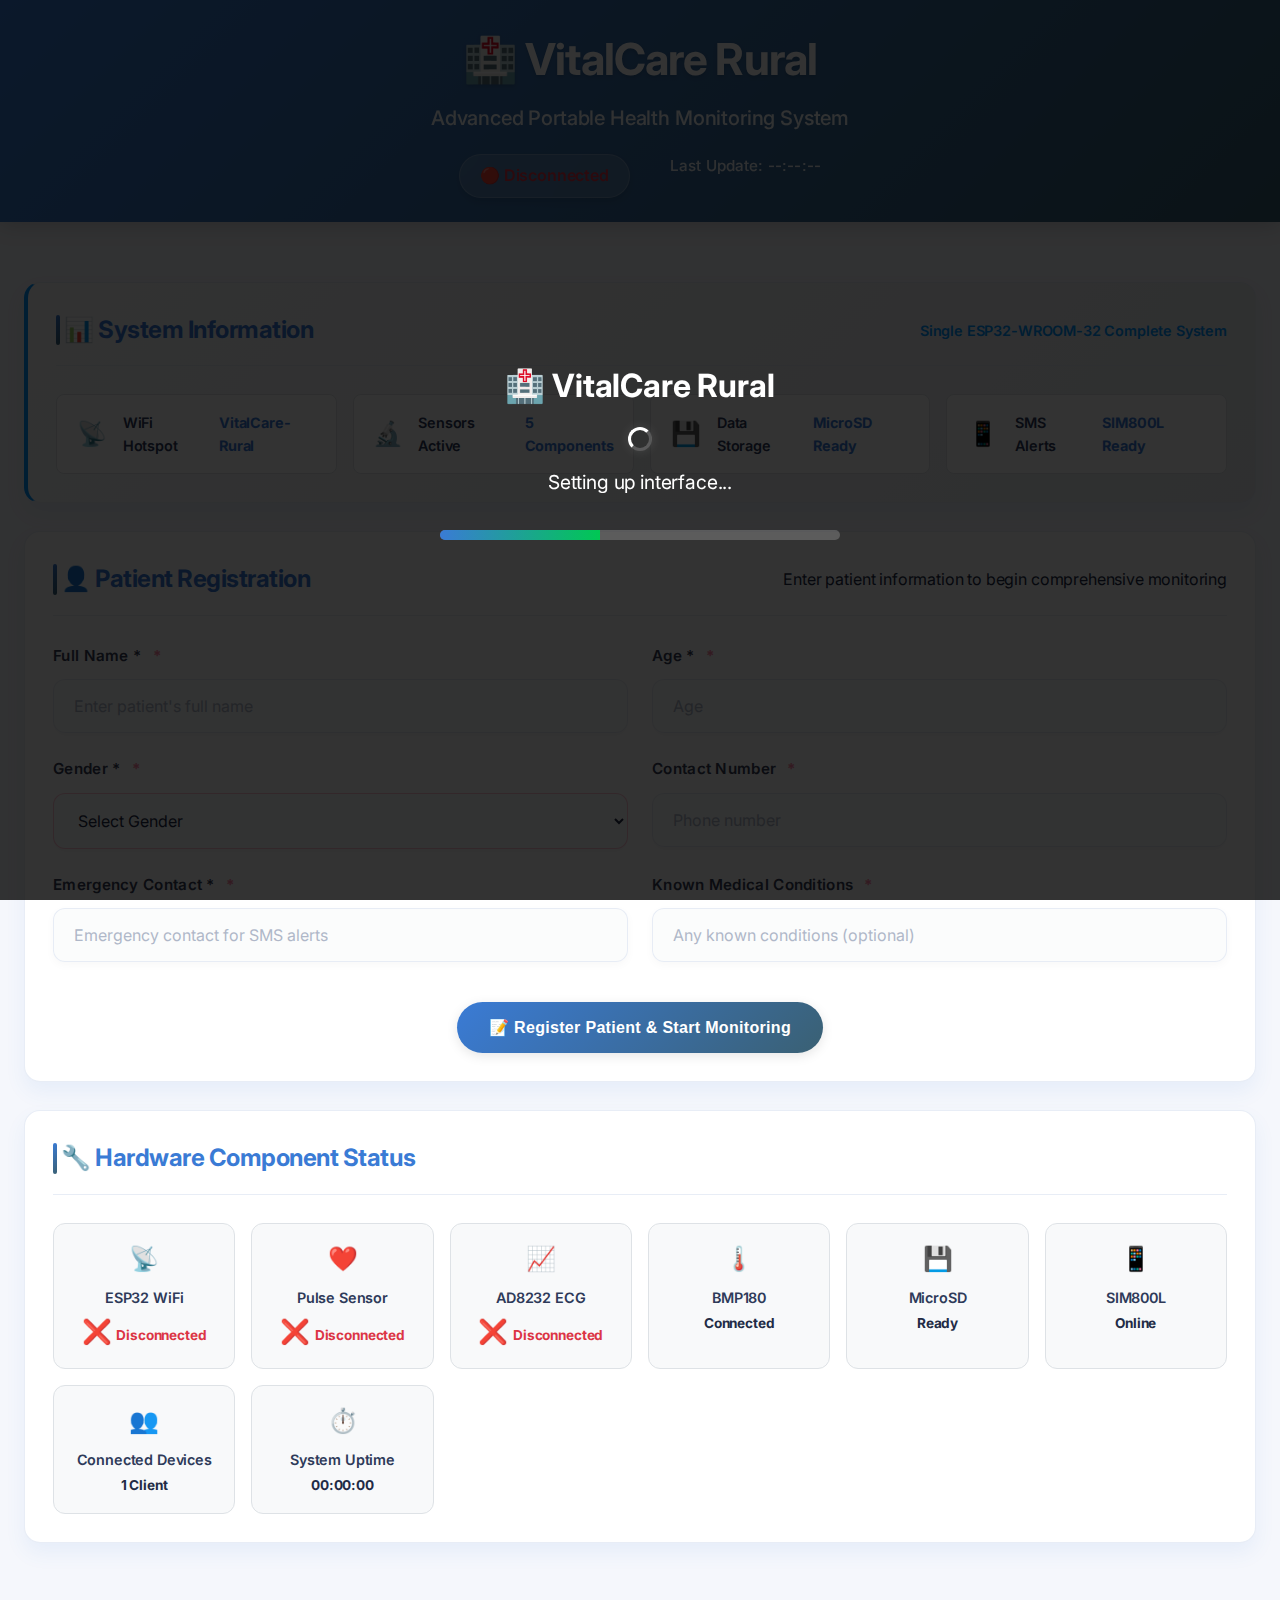
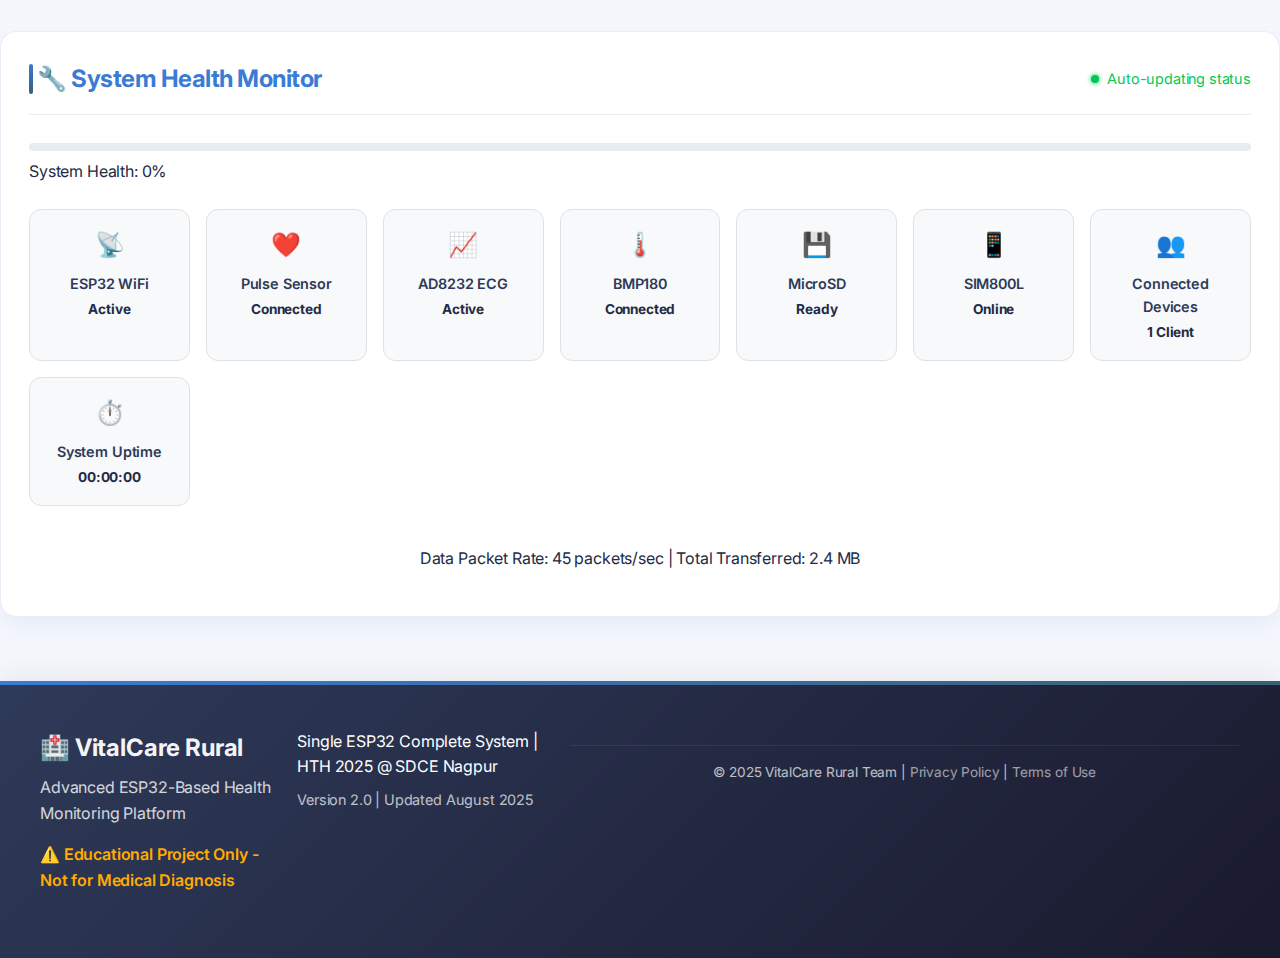
<file: web-interface/index.html>
<!DOCTYPE html>
<html lang="en">
<head>
    <meta charset="UTF-8">
    <meta name="viewport" content="width=device-width, initial-scale=1.0">
    <meta name="description" content="VitalCare Rural - A comprehensive portable health monitoring system designed for educational purposes using ESP32.">
    <meta name="keywords" content="VitalCare, healthcare monitoring, ESP32, medical sensors, vital signs, educational system">
    <meta name="author" content="VitalCare Rural Team">
    <meta name="theme-color" content="#3a7bd5">
    <title>🏥 VitalCare Rural - Advanced Patient Monitoring Dashboard</title>
    <link rel="stylesheet" href="styles.css">
    <link rel="preconnect" href="https://fonts.googleapis.com">
    <link rel="preconnect" href="https://fonts.gstatic.com" crossorigin>
    <link href="https://fonts.googleapis.com/css2?family=Inter:wght@400;500;600;700&display=swap" rel="stylesheet">
    <link rel="icon" type="image/x-icon" href="data:image/svg+xml,<svg xmlns='http://www.w3.org/2000/svg' viewBox='0 0 100 100'><text y='.9em' font-size='90'>🏥</text></svg>">
</head>
<body>
    <!-- Header -->
    <header class="header" role="banner">
        <div class="header-content">
            <h1>🏥 VitalCare Rural</h1>
            <p class="subtitle">Advanced Portable Health Monitoring System</p>
            <div class="connection-status">
                <span class="status-indicator" id="connectionStatus" aria-live="polite">🟢 Connected</span>
                <span class="timestamp" id="lastUpdate" aria-live="polite">Last Update: --:--:--</span>
            </div>
        </div>
    </header>

    <!-- Main Container -->
    <div class="container">
        
        <!-- System Information -->
        <section class="card system-info">
            <div class="card-header">
                <h2>📊 System Information</h2>
                <div class="device-info">Single ESP32-WROOM-32 Complete System</div>
            </div>
            
            <div class="info-grid">
                <div class="info-item">
                    <span class="info-icon">📡</span>
                    <span class="info-label">WiFi Hotspot</span>
                    <span class="info-value" id="wifiInfo">VitalCare-Rural</span>
                </div>
                <div class="info-item">
                    <span class="info-icon">🔬</span>
                    <span class="info-label">Sensors Active</span>
                    <span class="info-value" id="sensorCount">5 Components</span>
                </div>
                <div class="info-item">
                    <span class="info-icon">💾</span>
                    <span class="info-label">Data Storage</span>
                    <span class="info-value" id="storageInfo">MicroSD Ready</span>
                </div>
                <div class="info-item">
                    <span class="info-icon">📱</span>
                    <span class="info-label">SMS Alerts</span>
                    <span class="info-value" id="smsInfo">SIM800L Ready</span>
                </div>
            </div>
        </section>

        <!-- Patient Registration Section -->
        <section class="card patient-section" id="patientRegistration">
            <div class="card-header">
                <h2>👤 Patient Registration</h2>
                <p>Enter patient information to begin comprehensive monitoring</p>
            </div>
            
            <form id="patientForm" class="patient-form">
                <div class="form-row">
                    <div class="form-group">
                        <label for="patientName">Full Name *</label>
                        <input type="text" id="patientName" placeholder="Enter patient's full name" required>
                    </div>
                    
                    <div class="form-group">
                        <label for="patientAge">Age *</label>
                        <input type="number" id="patientAge" placeholder="Age" min="1" max="150" required>
                    </div>
                </div>
                
                <div class="form-row">
                    <div class="form-group">
                        <label for="patientGender">Gender *</label>
                        <select id="patientGender" required>
                            <option value="">Select Gender</option>
                            <option value="Male">Male</option>
                            <option value="Female">Female</option>
                            <option value="Other">Other</option>
                        </select>
                    </div>
                    
                    <div class="form-group">
                        <label for="patientContact">Contact Number</label>
                        <input type="tel" id="patientContact" placeholder="Phone number">
                    </div>
                </div>
                
                <div class="form-row">
                    <div class="form-group">
                        <label for="emergencyContact">Emergency Contact *</label>
                        <input type="tel" id="emergencyContact" placeholder="Emergency contact for SMS alerts" required>
                    </div>
                    
                    <div class="form-group">
                        <label for="medicalConditions">Known Medical Conditions</label>
                        <input type="text" id="medicalConditions" placeholder="Any known conditions (optional)">
                    </div>
                </div>
                
                <button type="submit" class="btn btn-primary">
                    <span>📝 Register Patient & Start Monitoring</span>
                </button>
            </form>
        </section>

        <!-- Enhanced Patient Info Display -->
        <section class="card patient-info" id="patientInfo" style="display: none;" aria-labelledby="current-patient-heading">
            <div class="card-header">
                <h2 id="current-patient-heading">👤 Active Patient Session</h2>
                <div class="card-actions">
                    <span class="session-badge">
                        <span class="pulse-dot"></span>
                        <span>Session Active</span>
                    </span>
                    <button class="btn btn-secondary btn-sm" id="newPatientBtn" aria-label="Start new patient session">
                        <span class="btn-icon">🔄</span>
                        <span>New Patient</span>
                    </button>
                </div>
            </div>
            
            <div class="patient-profile">
                <div class="patient-avatar">
                    <div class="avatar-placeholder">
                        <span id="patientInitials">--</span>
                    </div>
                </div>
                <div class="patient-info-block">
                    <h3 class="patient-name" id="currentPatientName">--</h3>
                    <div class="patient-meta">
                        <span class="patient-meta-item">
                            <span class="meta-icon">🔢</span>
                            <span id="currentPatientAge">--</span> years
                        </span>
                        <span class="patient-meta-item">
                            <span class="meta-icon">⚧️</span>
                            <span id="currentPatientGender">--</span>
                        </span>
                    </div>
                </div>
            </div>
            
            <div class="patient-details">
                <div class="detail-item">
                    <span class="detail-icon">📱</span>
                    <span class="label">Emergency Contact:</span>
                    <span class="value" id="currentPatientEmergency">--</span>
                </div>
                <div class="detail-item">
                    <span class="detail-icon">🩺</span>
                    <span class="label">Medical Conditions:</span>
                    <span class="value" id="currentPatientConditions">--</span>
                </div>
                <div class="detail-item active-session">
                    <span class="detail-icon">⏱️</span>
                    <span class="label">Session Duration:</span>
                    <span class="value" id="sessionTime">00:00:00</span>
                </div>
                <div class="detail-item">
                    <span class="detail-icon">📋</span>
                    <span class="label">Session ID:</span>
                    <span class="value" id="sessionId">VCR-2025-000</span>
                </div>
            </div>
        </section>

        <!-- Vital Signs Dashboard -->
        <section class="card vitals-dashboard" id="vitalsSection" style="display: none;">
            <div class="card-header">
                <h2>📊 Live Vital Signs</h2>
                <div class="refresh-indicator">
                    <span class="pulse-dot"></span>
                    <span>Real-time monitoring (1s updates)</span>
                </div>
            </div>
            
            <div class="vitals-grid">
                <!-- Heart Rate -->
                <div class="vital-card heart-rate">
                    <div class="vital-icon">❤️</div>
                    <div class="vital-content">
                        <h3>Heart Rate</h3>
                        <div class="vital-value">
                            <span class="value" id="heartRate">--</span>
                            <span class="unit">BPM</span>
                        </div>
                        <div class="vital-status">
                            <span class="status-badge" id="hrStatus">Initializing</span>
                        </div>
                        <div class="vital-source">Pulse Sensor</div>
                    </div>
                    <div class="vital-trend" id="hrTrend">
                        <canvas id="hrChart" width="100" height="40"></canvas>
                    </div>
                </div>

                <!-- Blood Pressure -->
                <div class="vital-card blood-pressure">
                    <div class="vital-icon">🩸</div>
                    <div class="vital-content">
                        <h3>Blood Pressure</h3>
                        <div class="vital-value">
                            <span class="value" id="bloodPressure">--/--</span>
                            <span class="unit">mmHg</span>
                        </div>
                        <div class="vital-status">
                            <span class="status-badge" id="bpStatus">Initializing</span>
                        </div>
                        <div class="vital-source">Estimated from HR</div>
                    </div>
                    <div class="vital-trend" id="bpTrend">
                        <canvas id="bpChart" width="100" height="40"></canvas>
                    </div>
                </div>

                <!-- SpO2 -->
                <div class="vital-card oxygen">
                    <div class="vital-icon">🫁</div>
                    <div class="vital-content">
                        <h3>Oxygen Saturation</h3>
                        <div class="vital-value">
                            <span class="value" id="spO2">--%</span>
                            <span class="unit"></span>
                        </div>
                        <div class="vital-status">
                            <span class="status-badge" id="spo2Status">Initializing</span>
                        </div>
                        <div class="vital-source">Estimated from ECG</div>
                    </div>
                    <div class="vital-trend" id="spo2Trend">
                        <canvas id="spo2Chart" width="100" height="40"></canvas>
                    </div>
                </div>

                <!-- Temperature -->
                <div class="vital-card temperature">
                    <div class="vital-icon">🌡️</div>
                    <div class="vital-content">
                        <h3>Temperature</h3>
                        <div class="vital-value">
                            <span class="value" id="temperature">--</span>
                            <span class="unit">°F</span>
                        </div>
                        <div class="vital-status">
                            <span class="status-badge" id="tempStatus">Initializing</span>
                        </div>
                        <div class="vital-source">BMP180 Sensor</div>
                    </div>
                    <div class="vital-trend" id="tempTrend">
                        <canvas id="tempChart" width="100" height="40"></canvas>
                    </div>
                </div>

                <!-- ECG Signal -->
                <div class="vital-card ecg">
                    <div class="vital-icon">📈</div>
                    <div class="vital-content">
                        <h3>ECG Signal</h3>
                        <div class="vital-value">
                            <span class="value" id="ecgValue">--</span>
                            <span class="unit">mV</span>
                        </div>
                        <div class="vital-status">
                            <span class="status-badge" id="ecgStatus">Initializing</span>
                        </div>
                        <div class="vital-source">AD8232 Sensor</div>
                    </div>
                    <div class="vital-trend" id="ecgTrend">
                        <canvas id="ecgChart" width="100" height="40"></canvas>
                    </div>
                </div>

                <!-- Environmental Pressure -->
                <div class="vital-card pressure">
                    <div class="vital-icon">🌊</div>
                    <div class="vital-content">
                        <h3>Atmospheric Pressure</h3>
                        <div class="vital-value">
                            <span class="value" id="pressure">--</span>
                            <span class="unit">hPa</span>
                        </div>
                        <div class="vital-status">
                            <span class="status-badge" id="pressureStatus">Initializing</span>
                        </div>
                        <div class="vital-source">BMP180 Sensor</div>
                    </div>
                    <div class="vital-trend" id="pressureTrend">
                        <canvas id="pressureChart" width="100" height="40"></canvas>
                    </div>
                </div>
            </div>
        </section>

        <!-- ECG Waveform Display -->
        <section class="card ecg-display" id="ecgDisplay" style="display: none;">
            <div class="card-header">
                <h2>📈 ECG Waveform</h2>
                <div class="ecg-controls">
                    <button class="btn btn-sm" id="pauseECG">⏸️ Pause</button>
                    <button class="btn btn-sm" id="resetECG">🔄 Reset</button>
                </div>
            </div>
            <div class="ecg-container">
                <canvas id="ecgWaveform" width="800" height="200"></canvas>
                <div class="ecg-grid"></div>
            </div>
        </section>

        <!-- Alert Panel -->
        <section class="card alert-panel" id="alertPanel" style="display: none;">
            <div class="card-header">
                <h2>⚠️ Alerts & Notifications</h2>
                <button class="btn btn-secondary btn-sm" id="clearAlertsBtn">🗑️ Clear</button>
            </div>
            <div id="alertsList" class="alerts-list">
                <!-- Alerts will be dynamically added here -->
            </div>
        </section>

        <!-- Action Buttons -->
        <section class="action-buttons" id="actionButtons" style="display: none;">
            <button class="btn btn-success" id="saveReadingBtn">
                💾 Save Reading to SD Card
            </button>
            <button class="btn btn-warning" id="emergencyBtn">
                🚨 Send Emergency SMS
            </button>
            <button class="btn btn-info" id="printReportBtn">
                📄 Generate Patient Report
            </button>
            <button class="btn btn-secondary" id="exportDataBtn">
                📊 Export Data (CSV)
            </button>
        </section>

        <!-- System Status -->
        <section class="card system-status">
            <div class="card-header">
                <h3>🔧 Hardware Component Status</h3>
            </div>
            
            <div class="status-grid">
                <div class="status-item">
                    <span class="status-icon">📡</span>
                    <span class="status-label">ESP32 WiFi</span>
                    <span class="status-value" id="wifiStatus">Active</span>
                </div>
                <div class="status-item">
                    <span class="status-icon">❤️</span>
                    <span class="status-label">Pulse Sensor</span>
                    <span class="status-value" id="pulseStatus">Connected</span>
                </div>
                <div class="status-item">
                    <span class="status-icon">📈</span>
                    <span class="status-label">AD8232 ECG</span>
                    <span class="status-value" id="ecgSensorStatus">Active</span>
                </div>
                <div class="status-item">
                    <span class="status-icon">🌡️</span>
                    <span class="status-label">BMP180</span>
                    <span class="status-value" id="bmpStatus">Connected</span>
                </div>
                <div class="status-item">
                    <span class="status-icon">💾</span>
                    <span class="status-label">MicroSD</span>
                    <span class="status-value" id="sdStatus">Ready</span>
                </div>
                <div class="status-item">
                    <span class="status-icon">📱</span>
                    <span class="status-label">SIM800L</span>
                    <span class="status-value" id="simStatus">Online</span>
                </div>
                <div class="status-item">
                    <span class="status-icon">👥</span>
                    <span class="status-label">Connected Devices</span>
                    <span class="status-value" id="clientCount">1 Client</span>
                </div>
                <div class="status-item">
                    <span class="status-icon">⏱️</span>
                    <span class="status-label">System Uptime</span>
                    <span class="status-value" id="uptime">00:00:00</span>
                </div>
            </div>
        </section>
    </div>

    <!-- System Status -->
    <section class="card system-status" aria-labelledby="status-heading">
        <div class="card-header">
            <h3 id="status-heading">🔧 System Health Monitor</h3>
            <div class="refresh-indicator">
                <span class="pulse-dot"></span>
                <span>Auto-updating status</span>
            </div>
        </div>
        
        <!-- System Health Indicator -->
        <div class="card-section mb-3" id="systemHealth" aria-label="System health status">
            <div class="health-bar">
                <div class="health-progress normal" style="width: 100%"></div>
            </div>
            <span class="text-center" style="display: block;">System Health: 100%</span>
        </div>
            
        <div class="status-grid">
            <div class="status-item" role="status">
                <span class="status-icon">📡</span>
                <span class="status-label">ESP32 WiFi</span>
                <span class="status-value" id="wifiStatus">Active</span>
            </div>
            <div class="status-item" role="status">
                <span class="status-icon">❤️</span>
                <span class="status-label">Pulse Sensor</span>
                <span class="status-value" id="pulseStatus">Connected</span>
            </div>
            <div class="status-item" role="status">
                <span class="status-icon">📈</span>
                <span class="status-label">AD8232 ECG</span>
                <span class="status-value" id="ecgSensorStatus">Active</span>
            </div>
            <div class="status-item" role="status">
                <span class="status-icon">🌡️</span>
                <span class="status-label">BMP180</span>
                <span class="status-value" id="bmpStatus">Connected</span>
            </div>
            <div class="status-item" role="status">
                <span class="status-icon">💾</span>
                <span class="status-label">MicroSD</span>
                <span class="status-value" id="sdStatus">Ready</span>
            </div>
            <div class="status-item" role="status">
                <span class="status-icon">📱</span>
                <span class="status-label">SIM800L</span>
                <span class="status-value" id="simStatus">Online</span>
            </div>
            <div class="status-item" role="status">
                <span class="status-icon">👥</span>
                <span class="status-label">Connected Devices</span>
                <span class="status-value" id="clientCount">1 Client</span>
            </div>
            <div class="status-item" role="status">
                <span class="status-icon">⏱️</span>
                <span class="status-label">System Uptime</span>
                <span class="status-value" id="uptime">00:00:00</span>
            </div>
        </div>
        
        <!-- Data Traffic Monitor -->
        <div class="card-section mt-3 p-2" aria-label="Data traffic">
            <div class="text-center">
                <span>Data Packet Rate: </span>
                <span id="dataRate" class="text-success">45 packets/sec</span> | 
                <span>Total Transferred: </span>
                <span id="dataTotal" class="text-info">2.4 MB</span>
            </div>
        </div>
    </section>

    <!-- Footer -->
    <footer class="footer" role="contentinfo">
        <div class="footer-content">
            <div class="footer-section">
                <p class="footer-title">🏥 VitalCare Rural</p>
                <p class="footer-subtitle">Advanced ESP32-Based Health Monitoring Platform</p>
                <p class="footer-warning">⚠️ Educational Project Only - Not for Medical Diagnosis</p>
            </div>
            <div class="footer-section">
                <p>Single ESP32 Complete System | HTH 2025 @ SDCE Nagpur</p>
                <p class="version">Version 2.0 | Updated August 2025</p>
            </div>
            <div class="footer-legal">
                <p>© 2025 VitalCare Rural Team | <a href="#" class="footer-link">Privacy Policy</a> | <a href="#" class="footer-link">Terms of Use</a></p>
            </div>
        </div>
    </footer>

    <!-- Scripts -->
    <script src="script.js"></script>
    <script>
        // Initialize VitalCare Rural Dashboard
        document.addEventListener('DOMContentLoaded', () => {
            console.log('🏥 VitalCare Rural Dashboard v2.0 Initializing...');
        });
    </script>
</body>
</html>
</file>
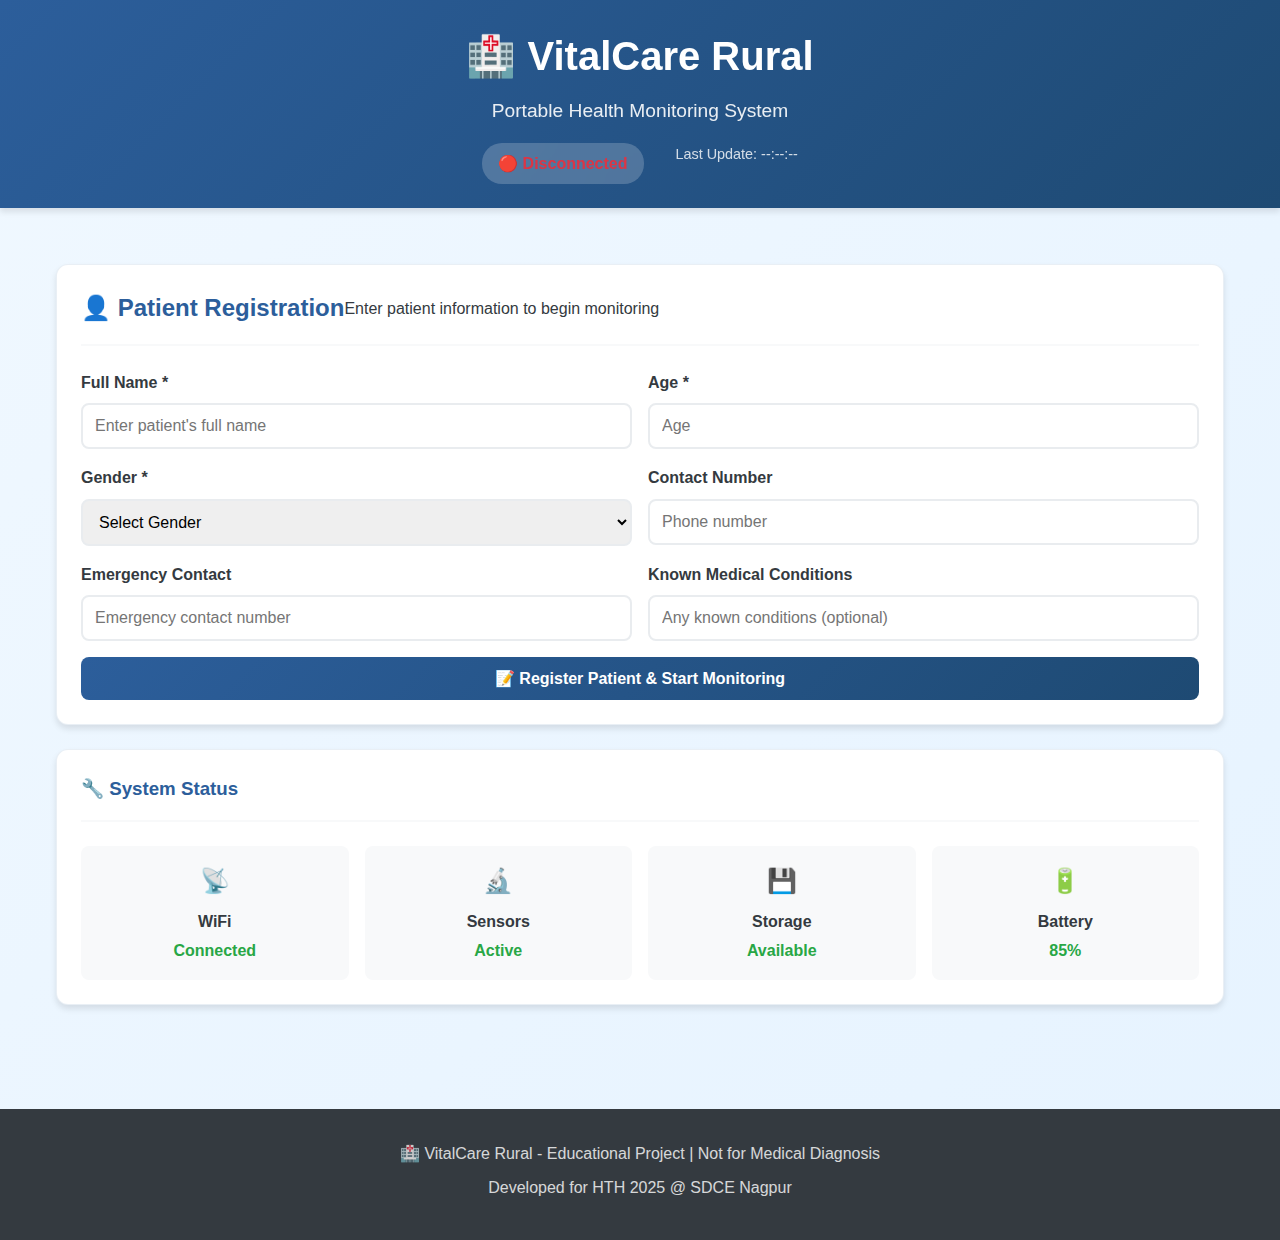
<file: .VitalCare-Rural/web-interface/index.html>
<!DOCTYPE html>
<html lang="en">
<head>
    <meta charset="UTF-8">
    <meta name="viewport" content="width=device-width, initial-scale=1.0">
    <title>🏥 VitalCare Rural - Patient Monitoring Dashboard</title>
    <link rel="stylesheet" href="styles.css">
    <link rel="icon" type="image/x-icon" href="data:image/svg+xml,<svg xmlns='http://www.w3.org/2000/svg' viewBox='0 0 100 100'><text y='.9em' font-size='90'>🏥</text></svg>">
</head>
<body>
    <!-- Header -->
    <header class="header">
        <div class="header-content">
            <h1>🏥 VitalCare Rural</h1>
            <p class="subtitle">Portable Health Monitoring System</p>
            <div class="connection-status">
                <span class="status-indicator" id="connectionStatus">🟢 Connected</span>
                <span class="timestamp" id="lastUpdate">Last Update: --:--:--</span>
            </div>
        </div>
    </header>

    <!-- Main Container -->
    <div class="container">
        
        <!-- Patient Registration Section -->
        <section class="card patient-section" id="patientRegistration">
            <div class="card-header">
                <h2>👤 Patient Registration</h2>
                <p>Enter patient information to begin monitoring</p>
            </div>
            
            <form id="patientForm" class="patient-form">
                <div class="form-row">
                    <div class="form-group">
                        <label for="patientName">Full Name *</label>
                        <input type="text" id="patientName" placeholder="Enter patient's full name" required>
                    </div>
                    
                    <div class="form-group">
                        <label for="patientAge">Age *</label>
                        <input type="number" id="patientAge" placeholder="Age" min="1" max="150" required>
                    </div>
                </div>
                
                <div class="form-row">
                    <div class="form-group">
                        <label for="patientGender">Gender *</label>
                        <select id="patientGender" required>
                            <option value="">Select Gender</option>
                            <option value="Male">Male</option>
                            <option value="Female">Female</option>
                            <option value="Other">Other</option>
                        </select>
                    </div>
                    
                    <div class="form-group">
                        <label for="patientContact">Contact Number</label>
                        <input type="tel" id="patientContact" placeholder="Phone number">
                    </div>
                </div>
                
                <div class="form-row">
                    <div class="form-group">
                        <label for="emergencyContact">Emergency Contact</label>
                        <input type="tel" id="emergencyContact" placeholder="Emergency contact number">
                    </div>
                    
                    <div class="form-group">
                        <label for="medicalConditions">Known Medical Conditions</label>
                        <input type="text" id="medicalConditions" placeholder="Any known conditions (optional)">
                    </div>
                </div>
                
                <button type="submit" class="btn btn-primary">
                    <span>📝 Register Patient & Start Monitoring</span>
                </button>
            </form>
        </section>

        <!-- Patient Info Display -->
        <section class="card patient-info" id="patientInfo" style="display: none;">
            <div class="card-header">
                <h2>👤 Current Patient</h2>
                <button class="btn btn-secondary btn-sm" id="newPatientBtn">🔄 New Patient</button>
            </div>
            
            <div class="patient-details">
                <div class="detail-item">
                    <span class="label">Name:</span>
                    <span class="value" id="currentPatientName">--</span>
                </div>
                <div class="detail-item">
                    <span class="label">Age:</span>
                    <span class="value" id="currentPatientAge">--</span>
                </div>
                <div class="detail-item">
                    <span class="label">Gender:</span>
                    <span class="value" id="currentPatientGender">--</span>
                </div>
                <div class="detail-item">
                    <span class="label">Session Time:</span>
                    <span class="value" id="sessionTime">00:00:00</span>
                </div>
            </div>
        </section>

        <!-- Vital Signs Dashboard -->
        <section class="card vitals-dashboard" id="vitalsSection" style="display: none;">
            <div class="card-header">
                <h2>📊 Live Vital Signs</h2>
                <div class="refresh-indicator">
                    <span class="pulse-dot"></span>
                    <span>Real-time monitoring</span>
                </div>
            </div>
            
            <div class="vitals-grid">
                <!-- Heart Rate -->
                <div class="vital-card heart-rate">
                    <div class="vital-icon">❤️</div>
                    <div class="vital-content">
                        <h3>Heart Rate</h3>
                        <div class="vital-value">
                            <span class="value" id="heartRate">--</span>
                            <span class="unit">BPM</span>
                        </div>
                        <div class="vital-status">
                            <span class="status-badge" id="hrStatus">Initializing</span>
                        </div>
                    </div>
                    <div class="vital-trend" id="hrTrend">
                        <canvas id="hrChart" width="100" height="40"></canvas>
                    </div>
                </div>

                <!-- Blood Pressure -->
                <div class="vital-card blood-pressure">
                    <div class="vital-icon">🩸</div>
                    <div class="vital-content">
                        <h3>Blood Pressure</h3>
                        <div class="vital-value">
                            <span class="value" id="bloodPressure">--/--</span>
                            <span class="unit">mmHg</span>
                        </div>
                        <div class="vital-status">
                            <span class="status-badge" id="bpStatus">Initializing</span>
                        </div>
                    </div>
                    <div class="vital-trend" id="bpTrend">
                        <canvas id="bpChart" width="100" height="40"></canvas>
                    </div>
                </div>

                <!-- SpO2 -->
                <div class="vital-card oxygen">
                    <div class="vital-icon">🫁</div>
                    <div class="vital-content">
                        <h3>Oxygen Saturation</h3>
                        <div class="vital-value">
                            <span class="value" id="spO2">--%</span>
                            <span class="unit"></span>
                        </div>
                        <div class="vital-status">
                            <span class="status-badge" id="spo2Status">Initializing</span>
                        </div>
                    </div>
                    <div class="vital-trend" id="spo2Trend">
                        <canvas id="spo2Chart" width="100" height="40"></canvas>
                    </div>
                </div>

                <!-- Temperature -->
                <div class="vital-card temperature">
                    <div class="vital-icon">🌡️</div>
                    <div class="vital-content">
                        <h3>Temperature</h3>
                        <div class="vital-value">
                            <span class="value" id="temperature">--</span>
                            <span class="unit">°F</span>
                        </div>
                        <div class="vital-status">
                            <span class="status-badge" id="tempStatus">Initializing</span>
                        </div>
                    </div>
                    <div class="vital-trend" id="tempTrend">
                        <canvas id="tempChart" width="100" height="40"></canvas>
                    </div>
                </div>
            </div>
        </section>

        <!-- Alert Panel -->
        <section class="card alert-panel" id="alertPanel" style="display: none;">
            <div class="card-header">
                <h2>⚠️ Alerts & Notifications</h2>
                <button class="btn btn-secondary btn-sm" id="clearAlertsBtn">🗑️ Clear</button>
            </div>
            <div id="alertsList" class="alerts-list">
                <!-- Alerts will be dynamically added here -->
            </div>
        </section>

        <!-- Action Buttons -->
        <section class="action-buttons" id="actionButtons" style="display: none;">
            <button class="btn btn-success" id="saveReadingBtn">
                💾 Save Reading
            </button>
            <button class="btn btn-warning" id="emergencyBtn">
                🚨 Emergency Alert
            </button>
            <button class="btn btn-info" id="printReportBtn">
                📄 Generate Report
            </button>
        </section>

        <!-- System Status -->
        <section class="card system-status">
            <div class="card-header">
                <h3>🔧 System Status</h3>
            </div>
            
            <div class="status-grid">
                <div class="status-item">
                    <span class="status-icon">📡</span>
                    <span class="status-label">WiFi</span>
                    <span class="status-value" id="wifiStatus">Connected</span>
                </div>
                <div class="status-item">
                    <span class="status-icon">🔬</span>
                    <span class="status-label">Sensors</span>
                    <span class="status-value" id="sensorStatus">Active</span>
                </div>
                <div class="status-item">
                    <span class="status-icon">💾</span>
                    <span class="status-label">Storage</span>
                    <span class="status-value" id="storageStatus">Available</span>
                </div>
                <div class="status-item">
                    <span class="status-icon">🔋</span>
                    <span class="status-label">Battery</span>
                    <span class="status-value" id="batteryStatus">85%</span>
                </div>
            </div>
        </section>
    </div>

    <!-- Footer -->
    <footer class="footer">
        <p>🏥 VitalCare Rural - Educational Project | Not for Medical Diagnosis</p>
        <p>Developed for HTH 2025 @ SDCE Nagpur</p>
    </footer>

    <!-- Scripts -->
    <script src="script.js"></script>
</body>
</html>
</file>
<file: web-interface/styles.css>
/* VitalCare Rural - Premium UI/UX Enhanced System Styles - Updated August 2025 */

/* Modern CSS Variables for Premium Theming */
:root {
    --primary-color: #3a7bd5;
    --primary-gradient: linear-gradient(135deg, #3a7bd5, #3a6073);
    --secondary-color: #2d5586;
    --success-color: #00c853;
    --warning-color: #ffab00;
    --danger-color: #ff3d71;
    --info-color: #0095ff;
    --light-color: #f8f9fa;
    --dark-color: #2e3a59;
    --text-primary: #222b45;
    --text-secondary: #8f9bb3;
    --background-color: #f5f7fc;
    --card-bg: #ffffff;
    --card-shadow: 0 10px 20px rgba(58, 123, 213, 0.08);
    --border-radius: 16px;
    --card-border: 1px solid rgba(230, 235, 245, 0.9);
    --font-family: 'Inter', 'Segoe UI', system-ui, -apple-system, sans-serif;
    --ecg-color: #00e676;
    --grid-color: rgba(0, 230, 118, 0.3);
    --transition-speed: 0.25s;
    --header-gradient: linear-gradient(135deg, #3a7bd5 0%, #3a6073 100%);
}

/* Modern Global Styles */
@import url('https://fonts.googleapis.com/css2?family=Inter:wght@400;500;600;700&display=swap');

* {
    margin: 0;
    padding: 0;
    box-sizing: border-box;
}

body {
    font-family: var(--font-family);
    background: var(--background-color);
    color: var(--text-primary);
    line-height: 1.6;
    min-height: 100vh;
    overflow-x: hidden;
    font-weight: 400;
    letter-spacing: -0.01em;
}

/* Enhanced Header Styles */
.header {
    background: var(--header-gradient);
    color: white;
    padding: 1.5rem 0;
    box-shadow: 0 4px 20px rgba(0, 0, 0, 0.15);
    position: sticky;
    top: 0;
    z-index: 100;
    backdrop-filter: blur(5px);
}

.header-content {
    max-width: 1400px;
    margin: 0 auto;
    padding: 0 1.5rem;
    text-align: center;
    animation: fadeInDown 0.5s ease-out;
}

.header h1 {
    font-size: 2.75rem;
    font-weight: 700;
    margin-bottom: 0.5rem;
    text-shadow: 0 2px 4px rgba(0, 0, 0, 0.15);
    letter-spacing: -0.02em;
}

.subtitle {
    font-size: 1.25rem;
    opacity: 0.95;
    margin-bottom: 1.25rem;
    font-weight: 500;
}

.connection-status {
    display: flex;
    justify-content: center;
    gap: 2.5rem;
    flex-wrap: wrap;
}

.status-indicator {
    font-weight: 600;
    padding: 0.5rem 1.25rem;
    border-radius: 30px;
    background: rgba(255, 255, 255, 0.15);
    backdrop-filter: blur(10px);
    box-shadow: 0 4px 6px rgba(0, 0, 0, 0.1);
    transition: all 0.3s ease;
    border: 1px solid rgba(255, 255, 255, 0.2);
}

.status-indicator:hover {
    transform: translateY(-2px);
    box-shadow: 0 6px 12px rgba(0, 0, 0, 0.15);
    background: rgba(255, 255, 255, 0.25);
}

.timestamp {
    font-size: 0.95rem;
    opacity: 0.9;
    font-weight: 500;
    letter-spacing: 0.01em;
}

/* Premium Container */
.container {
    max-width: 1500px;
    margin: 0 auto;
    padding: 2rem 1.5rem;
    animation: fadeIn 0.5s ease-out;
}

/* Modern Card Styles */
.card {
    background: var(--card-bg);
    border-radius: var(--border-radius);
    padding: 1.75rem;
    margin: 1.75rem 0;
    box-shadow: var(--card-shadow);
    border: var(--card-border);
    transition: all var(--transition-speed) cubic-bezier(0.25, 0.8, 0.25, 1);
    overflow: hidden;
    position: relative;
}

.card::after {
    content: '';
    position: absolute;
    top: 0;
    left: 0;
    width: 100%;
    height: 5px;
    background: var(--primary-gradient);
    opacity: 0;
    transition: opacity var(--transition-speed) ease;
}

.card:hover {
    transform: translateY(-5px);
    box-shadow: 0 15px 35px rgba(58, 123, 213, 0.12);
}

.card:hover::after {
    opacity: 1;
}

.card-header {
    display: flex;
    justify-content: space-between;
    align-items: center;
    margin-bottom: 1.75rem;
    padding-bottom: 1rem;
    border-bottom: 1px solid rgba(230, 235, 245, 0.9);
}

.card-header h2,
.card-header h3 {
    color: var(--primary-color);
    font-weight: 700;
    letter-spacing: -0.02em;
    font-size: 1.5rem;
    position: relative;
    padding-left: 0.5rem;
}

.card-header h2::before,
.card-header h3::before {
    content: '';
    position: absolute;
    left: 0;
    top: 0.25rem;
    bottom: 0.25rem;
    width: 4px;
    background: var(--primary-gradient);
    border-radius: 4px;
}

/* System Information Grid */
.system-info {
    background: linear-gradient(135deg, #f8f9fa 0%, #e9ecef 100%);
    border-left: 4px solid var(--info-color);
}

.device-info {
    font-size: 0.9rem;
    color: var(--info-color);
    font-weight: 600;
}

.info-grid {
    display: grid;
    grid-template-columns: repeat(auto-fit, minmax(200px, 1fr));
    gap: 1rem;
}

.info-item {
    display: flex;
    align-items: center;
    gap: 0.75rem;
    padding: 1rem;
    background: white;
    border-radius: 8px;
    border: 1px solid #dee2e6;
    transition: all 0.3s ease;
}

.info-item:hover {
    transform: translateY(-2px);
    box-shadow: 0 4px 12px rgba(0, 0, 0, 0.1);
}

.info-icon {
    font-size: 1.5rem;
    width: 40px;
    text-align: center;
}

.info-label {
    font-weight: 600;
    color: var(--dark-color);
    font-size: 0.9rem;
}

.info-value {
    font-weight: 700;
    color: var(--primary-color);
    font-size: 0.9rem;
}

/* Premium Form Styles */
.patient-form {
    display: flex;
    flex-direction: column;
    gap: 1.5rem;
    animation: fadeIn 0.6s ease;
}

.form-row {
    display: grid;
    grid-template-columns: 1fr 1fr;
    gap: 1.5rem;
}

.form-group {
    display: flex;
    flex-direction: column;
    position: relative;
}

.form-group label {
    font-weight: 600;
    color: var(--text-primary);
    margin-bottom: 0.7rem;
    font-size: 0.95rem;
    letter-spacing: 0.02em;
    opacity: 0.9;
    transition: all var(--transition-speed) ease;
    display: flex;
    align-items: center;
    gap: 0.5rem;
}

.form-group label::after {
    content: '*';
    color: var(--danger-color);
    margin-left: 0.2rem;
    font-weight: bold;
    opacity: 0.7;
}

.form-group input,
.form-group select {
    width: 100%;
    padding: 1rem 1.25rem;
    border: 1px solid rgba(230, 235, 245, 0.9);
    border-radius: 12px;
    font-size: 1rem;
    transition: all var(--transition-speed) ease;
    background-color: rgba(248, 249, 250, 0.5);
    color: var(--text-primary);
    box-shadow: 0 3px 10px rgba(0, 0, 0, 0.03);
    font-family: var(--font-family);
}

.form-group input:hover,
.form-group select:hover {
    border-color: rgba(58, 123, 213, 0.3);
    background-color: rgba(248, 249, 250, 0.8);
}

.form-group input:focus,
.form-group select:focus {
    outline: none;
    border-color: var(--primary-color);
    box-shadow: 0 0 0 4px rgba(58, 123, 213, 0.15);
    background-color: #ffffff;
}

.form-group input::placeholder {
    color: var(--text-secondary);
    opacity: 0.7;
}

/* Form Animation */
.form-group input:focus + label,
.form-group select:focus + label {
    color: var(--primary-color);
}

/* Required Field Indicator */
.form-required {
    color: var(--danger-color);
    font-size: 0.85rem;
    margin-top: 0.3rem;
    opacity: 0;
    transform: translateY(-10px);
    transition: all var(--transition-speed) ease;
    position: absolute;
    bottom: -1.5rem;
    left: 0;
}

.form-group input:invalid:not(:focus):not(:placeholder-shown) ~ .form-required,
.form-group select:invalid:not(:focus):not(:placeholder-shown) ~ .form-required {
    opacity: 1;
    transform: translateY(0);
}

.form-group input:invalid:not(:focus):not(:placeholder-shown),
.form-group select:invalid:not(:focus):not(:placeholder-shown) {
    border-color: rgba(255, 61, 113, 0.3);
}

/* Form Submit Button Enhancement */
.patient-form button[type="submit"] {
    margin-top: 1rem;
    align-self: center;
    min-width: 250px;
    padding: 1rem 2rem;
}

/* Premium Button Styles */
.btn {
    padding: 0.85rem 1.75rem;
    border: none;
    border-radius: 50px;
    font-size: 1rem;
    font-weight: 600;
    cursor: pointer;
    transition: all var(--transition-speed) cubic-bezier(0.25, 0.8, 0.25, 1);
    display: inline-flex;
    align-items: center;
    justify-content: center;
    gap: 0.6rem;
    text-decoration: none;
    position: relative;
    overflow: hidden;
    box-shadow: 0 3px 12px rgba(0, 0, 0, 0.1);
    letter-spacing: 0.02em;
    z-index: 1;
}

.btn::after {
    content: '';
    position: absolute;
    top: 0;
    left: 0;
    width: 0;
    height: 100%;
    background-color: rgba(255, 255, 255, 0.1);
    transition: width 0.4s ease;
    z-index: -1;
}

.btn:hover::after {
    width: 100%;
}

.btn-primary {
    background: var(--primary-gradient);
    color: white;
}

.btn-primary:hover {
    transform: translateY(-3px);
    box-shadow: 0 8px 25px rgba(58, 123, 213, 0.3);
}

.btn-secondary {
    background: linear-gradient(135deg, #5e6b7a 0%, #485563 100%);
    color: white;
}

.btn-success {
    background: linear-gradient(135deg, #00c853 0%, #008c3a 100%);
    color: white;
}

.btn-warning {
    background: linear-gradient(135deg, #ffab00 0%, #e09800 100%);
    color: #fff;
}

.btn-info {
    background: linear-gradient(135deg, #0095ff 0%, #0079d1 100%);
    color: white;
}

.btn-danger {
    background: linear-gradient(135deg, #ff3d71 0%, #db2c5e 100%);
    color: white;
}

.btn-sm {
    padding: 0.6rem 1.2rem;
    font-size: 0.9rem;
}

.btn:hover {
    transform: translateY(-3px);
    box-shadow: 0 10px 30px rgba(0, 0, 0, 0.15);
}

.btn:active {
    transform: translateY(1px);
    box-shadow: 0 4px 8px rgba(0, 0, 0, 0.1);
}

/* Button Animations */
.btn-primary, .btn-success, .btn-warning, .btn-info, .btn-danger {
    position: relative;
}

.btn-primary::before, .btn-success::before, .btn-warning::before, .btn-info::before, .btn-danger::before {
    content: '';
    position: absolute;
    top: -2px;
    left: -2px;
    right: -2px;
    bottom: -2px;
    z-index: -1;
    border-radius: inherit;
    opacity: 0;
    transition: opacity 0.3s ease;
}

.btn-primary::before { background: linear-gradient(135deg, rgba(58, 123, 213, 0.5), rgba(58, 96, 115, 0.5)); }
.btn-success::before { background: linear-gradient(135deg, rgba(0, 200, 83, 0.5), rgba(0, 140, 58, 0.5)); }
.btn-warning::before { background: linear-gradient(135deg, rgba(255, 171, 0, 0.5), rgba(224, 152, 0, 0.5)); }
.btn-info::before { background: linear-gradient(135deg, rgba(0, 149, 255, 0.5), rgba(0, 121, 209, 0.5)); }
.btn-danger::before { background: linear-gradient(135deg, rgba(255, 61, 113, 0.5), rgba(219, 44, 94, 0.5)); }

.btn:hover::before {
    opacity: 1;
}

/* Enhanced Patient Info */
.patient-info {
    overflow: visible;
}

.card-actions {
    display: flex;
    align-items: center;
    gap: 1rem;
}

.session-badge {
    display: flex;
    align-items: center;
    gap: 0.5rem;
    padding: 0.5rem 1rem;
    background: rgba(0, 200, 83, 0.1);
    border-radius: 30px;
    color: var(--success-color);
    font-weight: 600;
    font-size: 0.9rem;
    border: 1px solid rgba(0, 200, 83, 0.2);
}

.patient-profile {
    display: flex;
    align-items: center;
    gap: 1.5rem;
    margin-bottom: 2rem;
    padding: 1rem;
    background: rgba(248, 249, 250, 0.5);
    border-radius: var(--border-radius);
    border: var(--card-border);
    transition: all var(--transition-speed) ease;
}

.patient-profile:hover {
    transform: translateY(-3px);
    box-shadow: var(--card-shadow);
}

.patient-avatar {
    flex-shrink: 0;
}

.avatar-placeholder {
    width: 80px;
    height: 80px;
    background: var(--primary-gradient);
    border-radius: 50%;
    display: flex;
    align-items: center;
    justify-content: center;
    color: white;
    font-size: 2rem;
    font-weight: 700;
    box-shadow: 0 5px 15px rgba(58, 123, 213, 0.2);
    transition: all 0.3s ease;
}

.avatar-placeholder:hover {
    transform: scale(1.05);
    box-shadow: 0 8px 20px rgba(58, 123, 213, 0.3);
}

.patient-info-block {
    flex-grow: 1;
}

.patient-name {
    font-size: 1.6rem;
    font-weight: 700;
    margin-bottom: 0.5rem;
    color: var(--text-primary);
    letter-spacing: -0.02em;
}

.patient-meta {
    display: flex;
    flex-wrap: wrap;
    gap: 1rem;
}

.patient-meta-item {
    display: flex;
    align-items: center;
    gap: 0.5rem;
    color: var(--text-secondary);
    font-size: 1.1rem;
}

.meta-icon {
    opacity: 0.7;
}

.patient-details {
    display: grid;
    grid-template-columns: repeat(auto-fit, minmax(240px, 1fr));
    gap: 1.25rem;
    animation: fadeIn 0.6s ease-out;
}

.detail-item {
    display: flex;
    align-items: center;
    gap: 0.75rem;
    padding: 1rem 1.25rem;
    background: rgba(248, 249, 250, 0.5);
    border-radius: 12px;
    border-left: 4px solid var(--primary-color);
    box-shadow: 0 3px 10px rgba(0, 0, 0, 0.03);
    transition: all var(--transition-speed) ease;
}

.detail-item:hover {
    transform: translateY(-3px);
    box-shadow: 0 8px 20px rgba(0, 0, 0, 0.07);
    background: white;
}

.detail-icon {
    font-size: 1.5rem;
    opacity: 0.8;
}

.detail-item .label {
    font-weight: 600;
    color: var(--text-secondary);
    font-size: 0.9rem;
}

.detail-item .value {
    font-weight: 700;
    color: var(--primary-color);
    margin-left: auto;
    font-size: 1.05rem;
    letter-spacing: 0.01em;
}

.active-session {
    background: rgba(0, 200, 83, 0.05);
    border-color: var(--success-color);
}

.active-session .value {
    color: var(--success-color);
    animation: pulse 2s infinite;
}

#sessionId {
    font-family: monospace;
    letter-spacing: 0.05em;
    background: rgba(58, 123, 213, 0.1);
    padding: 0.3rem 0.7rem;
    border-radius: 5px;
}

/* Patient Detail Responsiveness */
@media (max-width: 768px) {
    .patient-profile {
        flex-direction: column;
        text-align: center;
        padding: 1.5rem;
    }
    
    .patient-meta {
        justify-content: center;
    }
    
    .detail-item {
        flex-direction: column;
        text-align: center;
        padding: 1.5rem 1rem;
    }
    
    .detail-item .value {
        margin-left: 0;
        margin-top: 0.5rem;
        font-size: 1.2rem;
    }
}

/* Premium Vitals Dashboard */
.vitals-grid {
    display: grid;
    grid-template-columns: repeat(auto-fit, minmax(320px, 1fr));
    gap: 1.75rem;
}

.vital-card {
    background: var(--card-bg);
    border-radius: var(--border-radius);
    padding: 1.75rem;
    border: var(--card-border);
    transition: all var(--transition-speed) cubic-bezier(0.25, 0.8, 0.25, 1);
    position: relative;
    overflow: hidden;
    box-shadow: 0 5px 15px rgba(0, 0, 0, 0.05);
}

.vital-card::before {
    content: '';
    position: absolute;
    top: 0;
    left: 0;
    right: 0;
    height: 5px;
    transform: scaleX(0.8);
    opacity: 0.8;
    transition: all var(--transition-speed) ease;
}

.vital-card.heart-rate::before { background: linear-gradient(90deg, #ff5e62, #ff9966); }
.vital-card.blood-pressure::before { background: linear-gradient(90deg, #3a7bd5, #00d2ff); }
.vital-card.oxygen::before { background: linear-gradient(90deg, #00b09b, #96c93d); }
.vital-card.temperature::before { background: linear-gradient(90deg, #ff9a44, #fc6076); }
.vital-card.ecg::before { background: linear-gradient(90deg, #00c853, #69f0ae); }
.vital-card.pressure::before { background: linear-gradient(90deg, #834d9b, #d04ed6); }

.vital-card:hover {
    transform: translateY(-8px);
    box-shadow: 0 15px 35px rgba(0, 0, 0, 0.1);
}

.vital-card:hover::before {
    transform: scaleX(1);
    opacity: 1;
}

.vital-card .vital-icon {
    font-size: 3.5rem;
    text-align: center;
    margin-bottom: 1rem;
    opacity: 0.9;
    transform: translateY(0);
    transition: transform 0.3s ease;
}

.vital-card:hover .vital-icon {
    transform: translateY(-5px) scale(1.1);
}

.vital-card h3 {
    font-size: 1.25rem;
    font-weight: 600;
    color: var(--text-primary);
    margin-bottom: 1.25rem;
    text-align: center;
    letter-spacing: -0.01em;
}

.vital-value {
    text-align: center;
    margin-bottom: 1.25rem;
    position: relative;
}

.vital-value .value {
    font-size: 3rem;
    font-weight: 800;
    background: var(--primary-gradient);
    -webkit-background-clip: text;
    background-clip: text;
    -webkit-text-fill-color: transparent;
    display: block;
    letter-spacing: -0.03em;
    line-height: 1.1;
}

.vital-card.heart-rate .vital-value .value { 
    background: linear-gradient(90deg, #ff5e62, #ff9966); 
    -webkit-background-clip: text;
    background-clip: text;
    -webkit-text-fill-color: transparent;
}

.vital-card.blood-pressure .vital-value .value { 
    background: linear-gradient(90deg, #3a7bd5, #00d2ff); 
    -webkit-background-clip: text;
    background-clip: text;
    -webkit-text-fill-color: transparent;
}

.vital-card.oxygen .vital-value .value { 
    background: linear-gradient(90deg, #00b09b, #96c93d); 
    -webkit-background-clip: text;
    background-clip: text;
    -webkit-text-fill-color: transparent;
}

.vital-card.temperature .vital-value .value { 
    background: linear-gradient(90deg, #ff9a44, #fc6076); 
    -webkit-background-clip: text;
    background-clip: text;
    -webkit-text-fill-color: transparent;
}

.vital-card.ecg .vital-value .value { 
    background: linear-gradient(90deg, #00c853, #69f0ae); 
    -webkit-background-clip: text;
    background-clip: text;
    -webkit-text-fill-color: transparent;
}

.vital-card.pressure .vital-value .value { 
    background: linear-gradient(90deg, #834d9b, #d04ed6); 
    -webkit-background-clip: text;
    background-clip: text;
    -webkit-text-fill-color: transparent;
}

.vital-value .unit {
    font-size: 1.1rem;
    color: var(--text-secondary);
    font-weight: 500;
    opacity: 0.9;
}

.vital-status {
    text-align: center;
    margin-bottom: 1.25rem;
}

.vital-source {
    text-align: center;
    font-size: 0.85rem;
    color: var(--text-secondary);
    font-style: italic;
    margin-bottom: 1.25rem;
    opacity: 0.8;
}

.status-badge {
    padding: 0.4rem 1rem;
    border-radius: 30px;
    font-size: 0.85rem;
    font-weight: 600;
    text-transform: uppercase;
    letter-spacing: 0.03em;
    display: inline-block;
    box-shadow: 0 2px 8px rgba(0, 0, 0, 0.08);
    transition: all var(--transition-speed) ease;
}

.status-badge.normal {
    background: rgba(0, 200, 83, 0.15);
    color: var(--success-color);
    border: 1px solid rgba(0, 200, 83, 0.2);
}

.status-badge.warning {
    background: rgba(255, 171, 0, 0.15);
    color: #f29d00;
    border: 1px solid rgba(255, 171, 0, 0.2);
}

.status-badge.critical {
    background: rgba(255, 61, 113, 0.15);
    color: var(--danger-color);
    border: 1px solid rgba(255, 61, 113, 0.2);
}

.status-badge:hover {
    transform: translateY(-2px);
    box-shadow: 0 4px 12px rgba(0, 0, 0, 0.12);
}

/* ECG-specific styles - Enhanced */
.vital-card.ecg {
    border-left: none;
    position: relative;
}

.vital-card.ecg::after {
    content: '';
    position: absolute;
    left: 0;
    top: 20%;
    bottom: 20%;
    width: 4px;
    background: linear-gradient(to bottom, transparent, var(--ecg-color), transparent);
    border-radius: 4px;
    box-shadow: 0 0 15px rgba(0, 230, 118, 0.5);
    animation: pulse 2s infinite;
}

.vital-card.ecg .vital-icon {
    color: var(--ecg-color);
    text-shadow: 0 0 10px rgba(0, 230, 118, 0.5);
}

/* Premium ECG Display */
.ecg-display {
    background: #000;
    border: none;
    box-shadow: 0 15px 35px rgba(0, 0, 0, 0.2);
    position: relative;
    overflow: hidden;
}

.ecg-display::before {
    content: '';
    position: absolute;
    top: 0;
    left: 0;
    right: 0;
    height: 5px;
    background: linear-gradient(90deg, #00c853, #69f0ae);
    box-shadow: 0 0 20px rgba(0, 230, 118, 0.7);
    z-index: 1;
}

.ecg-controls {
    display: flex;
    gap: 0.75rem;
}

.ecg-controls .btn {
    background: rgba(0, 230, 118, 0.15);
    color: var(--ecg-color);
    border: 1px solid rgba(0, 230, 118, 0.3);
    transition: all 0.3s ease;
}

.ecg-controls .btn:hover {
    background: rgba(0, 230, 118, 0.3);
    box-shadow: 0 0 15px rgba(0, 230, 118, 0.3);
    transform: translateY(-3px);
}

.ecg-container {
    position: relative;
    background: #000;
    border-radius: 12px;
    overflow: hidden;
    height: 300px;
    margin-top: 1rem;
    box-shadow: inset 0 0 30px rgba(0, 230, 118, 0.2);
}

.ecg-container canvas {
    width: 100%;
    height: 100%;
    display: block;
    position: relative;
    z-index: 2;
}

.ecg-grid {
    position: absolute;
    top: 0;
    left: 0;
    right: 0;
    bottom: 0;
    background-image: 
        linear-gradient(rgba(0, 230, 118, 0.2) 1px, transparent 1px),
        linear-gradient(90deg, rgba(0, 230, 118, 0.2) 1px, transparent 1px);
    background-size: 20px 20px;
    pointer-events: none;
    z-index: 1;
    animation: fadeIn 1s ease;
}

/* ECG Animation */
.ecg-pulse {
    position: absolute;
    top: 50%;
    left: 0;
    width: 100%;
    height: 2px;
    background: rgba(0, 230, 118, 0.2);
    transform: translateY(-50%);
    opacity: 0.5;
    box-shadow: 0 0 10px rgba(0, 230, 118, 0.5);
    z-index: 0;
}

/* Vital Trends */
.vital-trend {
    height: 40px;
    margin-top: 1rem;
    background: #f8f9fa;
    border-radius: 4px;
    overflow: hidden;
}

.vital-trend canvas {
    width: 100%;
    height: 100%;
}

/* Refresh Indicator */
.refresh-indicator {
    display: flex;
    align-items: center;
    gap: 0.5rem;
    font-size: 0.9rem;
    color: var(--success-color);
}

.pulse-dot {
    width: 8px;
    height: 8px;
    border-radius: 50%;
    background: var(--success-color);
    animation: pulse 2s infinite;
}

@keyframes pulse {
    0%, 100% { opacity: 1; }
    50% { opacity: 0.5; }
}

/* Alert Panel */
.alerts-list {
    max-height: 300px;
    overflow-y: auto;
}

.alert-item {
    padding: 1rem;
    margin-bottom: 0.5rem;
    border-radius: 8px;
    border-left: 4px solid;
    display: flex;
    align-items: center;
    gap: 1rem;
}

.alert-item.warning {
    background: #fff3cd;
    border-color: var(--warning-color);
    color: #856404;
}

.alert-item.critical {
    background: #f8d7da;
    border-color: var(--danger-color);
    color: var(--danger-color);
}

.alert-time {
    font-size: 0.8rem;
    opacity: 0.7;
}

/* Action Buttons */
.action-buttons {
    display: flex;
    gap: 1rem;
    flex-wrap: wrap;
    justify-content: center;
    margin: 2rem 0;
}

/* System Status */
.status-grid {
    display: grid;
    grid-template-columns: repeat(auto-fit, minmax(160px, 1fr));
    gap: 1rem;
}

.status-item {
    display: flex;
    flex-direction: column;
    align-items: center;
    text-align: center;
    padding: 1rem;
    background: var(--light-color);
    border-radius: 12px;
    transition: all 0.3s ease;
    border: 1px solid #dee2e6;
    position: relative;
}

.status-item:hover {
    transform: translateY(-2px);
    background: #e9ecef;
    box-shadow: 0 4px 12px rgba(0, 0, 0, 0.1);
}

.status-icon {
    font-size: 1.5rem;
    margin-bottom: 0.5rem;
}

.status-icon.pulse-animation {
    animation: pulse 2s infinite;
}

.status-label {
    font-weight: 600;
    color: var(--dark-color);
    margin-bottom: 0.25rem;
    font-size: 0.9rem;
}

.status-value {
    font-weight: 700;
    font-size: 0.85rem;
}

.status-item.active-status::after {
    content: '';
    position: absolute;
    top: 10px;
    right: 10px;
    width: 8px;
    height: 8px;
    border-radius: 50%;
    background-color: var(--success-color);
    animation: pulse 1.5s infinite;
    box-shadow: 0 0 5px var(--success-color);
}

/* System Health Indicator */
.health-bar {
    width: 100%;
    height: 8px;
    background-color: #e9ecef;
    border-radius: 4px;
    overflow: hidden;
    margin-bottom: 8px;
}

.health-progress {
    height: 100%;
    border-radius: 4px;
    transition: width 1s ease;
}

.health-progress.normal {
    background: linear-gradient(to right, #28a745, #5dd879);
    box-shadow: 0 0 10px rgba(40, 167, 69, 0.3);
}

.health-progress.warning {
    background: linear-gradient(to right, #ffc107, #ffdb4d);
    box-shadow: 0 0 10px rgba(255, 193, 7, 0.3);
}

.health-progress.critical {
    background: linear-gradient(to right, #dc3545, #f27683);
    box-shadow: 0 0 10px rgba(220, 53, 69, 0.3);
}

/* Enhanced Footer */
.footer {
    background: linear-gradient(135deg, var(--dark-color) 0%, #1a1a2e 100%);
    color: white;
    text-align: center;
    padding: 3rem 1.5rem 2rem;
    margin-top: 4rem;
    position: relative;
    box-shadow: 0 -10px 25px rgba(0, 0, 0, 0.05);
}

.footer::before {
    content: '';
    position: absolute;
    top: 0;
    left: 0;
    right: 0;
    height: 4px;
    background: var(--primary-gradient);
}

.footer-content {
    max-width: 1200px;
    margin: 0 auto;
    display: flex;
    flex-direction: column;
    gap: 1.5rem;
}

.footer-section {
    margin-bottom: 1rem;
}

.footer-title {
    font-size: 1.5rem;
    font-weight: 700;
    margin-bottom: 0.5rem;
    color: white;
    opacity: 0.95;
}

.footer-subtitle {
    font-size: 1rem;
    opacity: 0.8;
    margin-bottom: 0.5rem;
}

.footer-warning {
    color: var(--warning-color);
    font-weight: 600;
    margin: 1rem 0;
}

.version {
    font-size: 0.9rem;
    opacity: 0.7;
    margin-top: 0.5rem;
}

.footer-legal {
    margin-top: 1rem;
    padding-top: 1rem;
    border-top: 1px solid rgba(255, 255, 255, 0.1);
    font-size: 0.85rem;
    opacity: 0.7;
}

.footer-link {
    color: white;
    text-decoration: none;
    transition: all 0.3s ease;
    opacity: 0.8;
    position: relative;
}

.footer-link::after {
    content: '';
    position: absolute;
    width: 0;
    height: 1px;
    bottom: -2px;
    left: 0;
    background-color: white;
    transition: width 0.3s ease;
}

.footer-link:hover {
    opacity: 1;
}

.footer-link:hover::after {
    width: 100%;
}

@media (min-width: 768px) {
    .footer-content {
        flex-direction: row;
        justify-content: space-between;
        text-align: left;
    }
    
    .footer-legal {
        text-align: center;
        width: 100%;
    }
}

/* Enhanced Responsive Design */
@media (max-width: 992px) {
    .vitals-grid {
        grid-template-columns: repeat(2, 1fr);
    }
    
    .status-grid {
        grid-template-columns: repeat(3, 1fr);
    }
    
    .ecg-container {
        height: 250px;
    }
}

@media (max-width: 768px) {
    .header h1 {
        font-size: 2.2rem;
    }
    
    .subtitle {
        font-size: 1.1rem;
    }
    
    .connection-status {
        flex-direction: column;
        gap: 0.8rem;
    }
    
    .form-row {
        grid-template-columns: 1fr;
    }
    
    .vitals-grid {
        grid-template-columns: 1fr;
        gap: 2rem;
    }
    
    .vital-value .value {
        font-size: 2.5rem;
    }
    
    .action-buttons {
        flex-direction: column;
        gap: 1rem;
    }
    
    .action-buttons .btn {
        width: 100%;
    }
    
    .card-header {
        flex-direction: column;
        align-items: flex-start;
        gap: 1rem;
    }
    
    .patient-details {
        grid-template-columns: 1fr;
    }
    
    .info-grid {
        grid-template-columns: 1fr;
    }
    
    .status-grid {
        grid-template-columns: repeat(2, 1fr);
        gap: 1rem;
    }
    
    .vital-card {
        padding: 1.5rem;
    }
    
    .vital-card::before {
        transform: scaleX(1);
        opacity: 1;
    }
    
    .ecg-container {
        height: 220px;
    }
    
    .btn {
        padding: 1rem 1.5rem;
    }
}

@media (max-width: 576px) {
    .header h1 {
        font-size: 1.8rem;
    }
    
    .subtitle {
        font-size: 1rem;
    }
    
    .container {
        padding: 1rem;
    }
    
    .card {
        padding: 1.25rem;
        margin: 1rem 0;
        border-radius: 12px;
    }
    
    .vital-card {
        padding: 1.25rem;
    }
    
    .status-grid {
        grid-template-columns: 1fr;
    }
    
    .ecg-container {
        height: 180px;
    }
    
    .vital-value .value {
        font-size: 2.2rem;
    }
    
    .card-header h2,
    .card-header h3 {
        font-size: 1.3rem;
    }
    
    .form-group input,
    .form-group select {
        padding: 0.9rem 1rem;
    }
    
    .btn {
        padding: 0.9rem 1.25rem;
        font-size: 0.95rem;
    }
    
    .footer {
        padding: 1.5rem 1rem;
        font-size: 0.9rem;
    }
    
    .alert-item {
        padding: 0.75rem;
        flex-direction: column;
        align-items: flex-start;
    }
    
    .status-badge {
        padding: 0.3rem 0.8rem;
        font-size: 0.8rem;
    }
}

/* Dark Mode Enhancement */
@media (prefers-color-scheme: dark) {
    :root {
        --background-color: #1a1a2e;
        --text-primary: #f0f0f5;
        --text-secondary: #adb5bd;
        --card-bg: #222246;
        --card-border: 1px solid rgba(255, 255, 255, 0.05);
        --light-color: #2d2d3f;
        --dark-color: #e9ecef;
        --ecg-color: #00e676;
        --grid-color: rgba(0, 230, 118, 0.3);
        --header-gradient: linear-gradient(135deg, #2c3e50 0%, #1a1a2e 100%);
    }
    
    body {
        background: linear-gradient(135deg, #1a1a2e 0%, #16213e 100%);
    }
    
    .card {
        background: var(--card-bg);
        box-shadow: 0 8px 30px rgba(0, 0, 0, 0.2);
    }
    
    .form-group input,
    .form-group select {
        background-color: rgba(26, 26, 46, 0.6);
        border-color: rgba(255, 255, 255, 0.1);
        color: var(--text-primary);
    }
    
    .form-group input:focus,
    .form-group select:focus {
        background-color: rgba(26, 26, 46, 0.8);
        border-color: var(--primary-color);
    }
    
    .info-item, .status-item, .detail-item {
        background-color: rgba(26, 26, 46, 0.6);
        border-color: rgba(255, 255, 255, 0.05);
    }
    
    .status-badge.normal {
        background: rgba(0, 200, 83, 0.2);
    }
    
    .status-badge.warning {
        background: rgba(255, 171, 0, 0.2);
    }
    
    .status-badge.critical {
        background: rgba(255, 61, 113, 0.2);
    }
    
    .alert-item.warning {
        background: rgba(255, 171, 0, 0.15);
    }
    
    .alert-item.critical {
        background: rgba(255, 61, 113, 0.15);
    }
}

/* Enhanced Animations & Effects */

/* Loading Animation */
.loading {
    display: inline-block;
    width: 24px;
    height: 24px;
    border: 3px solid rgba(255, 255, 255, 0.2);
    border-radius: 50%;
    border-top-color: white;
    border-left-color: white;
    animation: advanced-spin 1.2s cubic-bezier(0.5, 0, 0.5, 1) infinite;
    box-shadow: 0 0 10px rgba(255, 255, 255, 0.1);
}

@keyframes advanced-spin {
    0% { transform: rotate(0deg); }
    100% { transform: rotate(360deg); }
}

/* Heartbeat Animation */
.heartbeat {
    animation: heartbeat 1.3s cubic-bezier(0.66, 0, 0, 1) infinite;
}

@keyframes heartbeat {
    0%, 100% { transform: scale(1); }
    15% { transform: scale(1.15); }
    30% { transform: scale(1); }
    45% { transform: scale(1.1); }
}

/* Emergency Alert Animation */
.emergency-alert {
    animation: emergency 0.7s ease-in-out infinite alternate;
    box-shadow: 0 0 20px rgba(255, 61, 113, 0.4);
}

@keyframes emergency {
    0% { background-color: var(--danger-color); }
    100% { background-color: #ff6b6b; box-shadow: 0 0 30px rgba(255, 61, 113, 0.7); }
}

/* Page Animations */
@keyframes fadeIn {
    from { opacity: 0; }
    to { opacity: 1; }
}

@keyframes fadeInUp {
    from { opacity: 0; transform: translateY(20px); }
    to { opacity: 1; transform: translateY(0); }
}

@keyframes fadeInDown {
    from { opacity: 0; transform: translateY(-20px); }
    to { opacity: 1; transform: translateY(0); }
}

@keyframes fadeInLeft {
    from { opacity: 0; transform: translateX(-20px); }
    to { opacity: 1; transform: translateX(0); }
}

@keyframes fadeInRight {
    from { opacity: 0; transform: translateX(20px); }
    to { opacity: 1; transform: translateX(0); }
}

@keyframes pulse {
    0%, 100% { transform: scale(1); opacity: 0.8; }
    50% { transform: scale(1.05); opacity: 1; box-shadow: 0 0 15px currentColor; }
}

/* Element Animations */
.vital-card {
    animation: fadeInUp 0.6s ease-out;
    animation-fill-mode: both;
}

.vital-card:nth-child(1) { animation-delay: 0.1s; }
.vital-card:nth-child(2) { animation-delay: 0.2s; }
.vital-card:nth-child(3) { animation-delay: 0.3s; }
.vital-card:nth-child(4) { animation-delay: 0.4s; }
.vital-card:nth-child(5) { animation-delay: 0.5s; }
.vital-card:nth-child(6) { animation-delay: 0.6s; }

.alert-item {
    animation: fadeInLeft 0.4s ease-out;
}

.ecg-display {
    animation: fadeIn 0.8s ease-out;
}

.status-item {
    animation: fadeIn 0.5s ease-out;
    animation-fill-mode: both;
}

.status-item:nth-child(1) { animation-delay: 0.05s; }
.status-item:nth-child(2) { animation-delay: 0.1s; }
.status-item:nth-child(3) { animation-delay: 0.15s; }
.status-item:nth-child(4) { animation-delay: 0.2s; }
.status-item:nth-child(5) { animation-delay: 0.25s; }
.status-item:nth-child(6) { animation-delay: 0.3s; }
.status-item:nth-child(7) { animation-delay: 0.35s; }
.status-item:nth-child(8) { animation-delay: 0.4s; }

/* Action Button Animation */
.action-buttons .btn {
    animation: fadeInUp 0.5s ease-out;
    animation-fill-mode: both;
}

.action-buttons .btn:nth-child(1) { animation-delay: 0.1s; }
.action-buttons .btn:nth-child(2) { animation-delay: 0.2s; }
.action-buttons .btn:nth-child(3) { animation-delay: 0.3s; }
.action-buttons .btn:nth-child(4) { animation-delay: 0.4s; }

/* Data Refresh Indicator */
.refresh-indicator {
    animation: fadeIn 1s ease-out;
}

.pulse-dot {
    animation: pulse 2s cubic-bezier(0.66, 0, 0, 1) infinite;
    box-shadow: 0 0 5px var(--success-color);
}

/* System Status Indicator Animation */
#connectionStatus.connected {
    animation: pulseGreen 2s infinite alternate;
}

#connectionStatus.disconnected {
    animation: pulseRed 2s infinite alternate;
}

@keyframes pulseGreen {
    0%, 100% { box-shadow: 0 0 0 rgba(40, 167, 69, 0.4); }
    50% { box-shadow: 0 0 10px rgba(40, 167, 69, 0.8); }
}

@keyframes pulseRed {
    0%, 100% { box-shadow: 0 0 0 rgba(220, 53, 69, 0.4); }
    50% { box-shadow: 0 0 10px rgba(220, 53, 69, 0.8); }
}

/* Utility Classes */
.text-center { text-align: center; }
.text-left { text-align: left; }
.text-right { text-align: right; }
.mt-1 { margin-top: 0.5rem; }
.mt-2 { margin-top: 1rem; }
.mt-3 { margin-top: 1.5rem; }
.mb-1 { margin-bottom: 0.5rem; }
.mb-2 { margin-bottom: 1rem; }
.mb-3 { margin-bottom: 1.5rem; }
.mx-1 { margin-left: 0.5rem; margin-right: 0.5rem; }
.mx-2 { margin-left: 1rem; margin-right: 1rem; }
.my-1 { margin-top: 0.5rem; margin-bottom: 0.5rem; }
.my-2 { margin-top: 1rem; margin-bottom: 1rem; }
.p-1 { padding: 0.5rem; }
.p-2 { padding: 1rem; }
.p-3 { padding: 1.5rem; }
.hidden { display: none; }
.visible { display: block; }
.flex { display: flex; }
.items-center { align-items: center; }
.justify-center { justify-content: center; }
.flex-col { flex-direction: column; }
.gap-1 { gap: 0.5rem; }
.gap-2 { gap: 1rem; }
.w-full { width: 100%; }
.h-full { height: 100%; }
.rounded { border-radius: var(--border-radius); }
.shadow { box-shadow: var(--card-shadow); }

/* Accessibility */
.sr-only {
    position: absolute;
    width: 1px;
    height: 1px;
    padding: 0;
    margin: -1px;
    overflow: hidden;
    clip: rect(0, 0, 0, 0);
    white-space: nowrap;
    border-width: 0;
}

/* Dark mode support */
@media (prefers-color-scheme: dark) {
    :root {
        --background-color: #1a1a1a;
        --dark-color: #e9ecef;
        --light-color: #2d2d2d;
    }
    
    body {
        background: linear-gradient(135deg, #1a1a1a 0%, #2d2d2d 100%);
        color: var(--dark-color);
    }
    
    .card {
        background: #2d2d2d;
        border-color: rgba(255, 255, 255, 0.1);
    }
}
</file>
<file: .VitalCare-Rural/web-interface/styles.css>
/* VitalCare Rural - Enhanced Responsive Styles */

/* CSS Variables for theming */
:root {
    --primary-color: #2c5e9b;
    --secondary-color: #1e4a73;
    --success-color: #28a745;
    --warning-color: #ffc107;
    --danger-color: #dc3545;
    --info-color: #17a2b8;
    --light-color: #f8f9fa;
    --dark-color: #343a40;
    --background-color: #f0f8ff;
    --card-shadow: 0 4px 6px rgba(0, 0, 0, 0.1);
    --border-radius: 12px;
    --font-family: 'Segoe UI', Tahoma, Geneva, Verdana, sans-serif;
}

/* Global Styles */
* {
    margin: 0;
    padding: 0;
    box-sizing: border-box;
}

body {
    font-family: var(--font-family);
    background: linear-gradient(135deg, #f0f8ff 0%, #e6f3ff 100%);
    color: var(--dark-color);
    line-height: 1.6;
    min-height: 100vh;
}

/* Header Styles */
.header {
    background: linear-gradient(135deg, var(--primary-color) 0%, var(--secondary-color) 100%);
    color: white;
    padding: 1.5rem 0;
    box-shadow: var(--card-shadow);
    position: sticky;
    top: 0;
    z-index: 100;
}

.header-content {
    max-width: 1200px;
    margin: 0 auto;
    padding: 0 1rem;
    text-align: center;
}

.header h1 {
    font-size: 2.5rem;
    font-weight: 700;
    margin-bottom: 0.5rem;
}

.subtitle {
    font-size: 1.2rem;
    opacity: 0.9;
    margin-bottom: 1rem;
}

.connection-status {
    display: flex;
    justify-content: center;
    gap: 2rem;
    flex-wrap: wrap;
}

.status-indicator {
    font-weight: 600;
    padding: 0.5rem 1rem;
    border-radius: 20px;
    background: rgba(255, 255, 255, 0.2);
    backdrop-filter: blur(10px);
}

.timestamp {
    font-size: 0.9rem;
    opacity: 0.8;
}

/* Container */
.container {
    max-width: 1200px;
    margin: 0 auto;
    padding: 2rem 1rem;
}

/* Card Styles */
.card {
    background: white;
    border-radius: var(--border-radius);
    padding: 1.5rem;
    margin: 1.5rem 0;
    box-shadow: var(--card-shadow);
    border: 1px solid rgba(44, 94, 155, 0.1);
    transition: transform 0.3s ease, box-shadow 0.3s ease;
}

.card:hover {
    transform: translateY(-2px);
    box-shadow: 0 8px 25px rgba(0, 0, 0, 0.15);
}

.card-header {
    display: flex;
    justify-content: between;
    align-items: center;
    margin-bottom: 1.5rem;
    padding-bottom: 1rem;
    border-bottom: 2px solid var(--light-color);
}

.card-header h2,
.card-header h3 {
    color: var(--primary-color);
    font-weight: 600;
}

/* Form Styles */
.patient-form {
    display: flex;
    flex-direction: column;
    gap: 1rem;
}

.form-row {
    display: grid;
    grid-template-columns: 1fr 1fr;
    gap: 1rem;
}

.form-group {
    display: flex;
    flex-direction: column;
}

.form-group label {
    font-weight: 600;
    color: var(--dark-color);
    margin-bottom: 0.5rem;
}

.form-group input,
.form-group select {
    width: 100%;
    padding: 0.75rem;
    border: 2px solid #e9ecef;
    border-radius: 8px;
    font-size: 1rem;
    transition: border-color 0.3s ease, box-shadow 0.3s ease;
}

.form-group input:focus,
.form-group select:focus {
    outline: none;
    border-color: var(--primary-color);
    box-shadow: 0 0 0 3px rgba(44, 94, 155, 0.1);
}

/* Button Styles */
.btn {
    padding: 0.75rem 1.5rem;
    border: none;
    border-radius: 8px;
    font-size: 1rem;
    font-weight: 600;
    cursor: pointer;
    transition: all 0.3s ease;
    display: inline-flex;
    align-items: center;
    justify-content: center;
    gap: 0.5rem;
    text-decoration: none;
}

.btn-primary {
    background: linear-gradient(135deg, var(--primary-color) 0%, var(--secondary-color) 100%);
    color: white;
}

.btn-primary:hover {
    transform: translateY(-2px);
    box-shadow: 0 4px 15px rgba(44, 94, 155, 0.3);
}

.btn-secondary {
    background: #6c757d;
    color: white;
}

.btn-success {
    background: var(--success-color);
    color: white;
}

.btn-warning {
    background: var(--warning-color);
    color: var(--dark-color);
}

.btn-info {
    background: var(--info-color);
    color: white;
}

.btn-sm {
    padding: 0.5rem 1rem;
    font-size: 0.9rem;
}

/* Patient Info */
.patient-details {
    display: grid;
    grid-template-columns: repeat(auto-fit, minmax(200px, 1fr));
    gap: 1rem;
}

.detail-item {
    display: flex;
    justify-content: space-between;
    align-items: center;
    padding: 0.75rem;
    background: var(--light-color);
    border-radius: 8px;
    border-left: 4px solid var(--primary-color);
}

.detail-item .label {
    font-weight: 600;
    color: var(--dark-color);
}

.detail-item .value {
    font-weight: 700;
    color: var(--primary-color);
}

/* Vitals Dashboard */
.vitals-grid {
    display: grid;
    grid-template-columns: repeat(auto-fit, minmax(280px, 1fr));
    gap: 1.5rem;
}

.vital-card {
    background: white;
    border-radius: var(--border-radius);
    padding: 1.5rem;
    border: 2px solid #f8f9fa;
    transition: all 0.3s ease;
    position: relative;
    overflow: hidden;
}

.vital-card::before {
    content: '';
    position: absolute;
    top: 0;
    left: 0;
    right: 0;
    height: 4px;
    background: linear-gradient(90deg, var(--primary-color), var(--info-color));
}

.vital-card:hover {
    border-color: var(--primary-color);
    transform: translateY(-5px);
    box-shadow: 0 10px 30px rgba(0, 0, 0, 0.15);
}

.vital-card .vital-icon {
    font-size: 3rem;
    text-align: center;
    margin-bottom: 1rem;
}

.vital-card h3 {
    font-size: 1.1rem;
    font-weight: 600;
    color: var(--dark-color);
    margin-bottom: 1rem;
    text-align: center;
}

.vital-value {
    text-align: center;
    margin-bottom: 1rem;
}

.vital-value .value {
    font-size: 2.5rem;
    font-weight: 800;
    color: var(--primary-color);
    display: block;
}

.vital-value .unit {
    font-size: 1rem;
    color: #6c757d;
    font-weight: 500;
}

.vital-status {
    text-align: center;
    margin-bottom: 1rem;
}

.status-badge {
    padding: 0.25rem 0.75rem;
    border-radius: 20px;
    font-size: 0.85rem;
    font-weight: 600;
    text-transform: uppercase;
}

.status-badge.normal {
    background: #d4edda;
    color: var(--success-color);
}

.status-badge.warning {
    background: #fff3cd;
    color: #856404;
}

.status-badge.critical {
    background: #f8d7da;
    color: var(--danger-color);
}

/* Vital Trends */
.vital-trend {
    height: 40px;
    margin-top: 1rem;
}

.vital-trend canvas {
    width: 100%;
    height: 100%;
}

/* Refresh Indicator */
.refresh-indicator {
    display: flex;
    align-items: center;
    gap: 0.5rem;
    font-size: 0.9rem;
    color: var(--success-color);
}

.pulse-dot {
    width: 8px;
    height: 8px;
    border-radius: 50%;
    background: var(--success-color);
    animation: pulse 2s infinite;
}

@keyframes pulse {
    0%, 100% { opacity: 1; }
    50% { opacity: 0.5; }
}

/* Alert Panel */
.alerts-list {
    max-height: 300px;
    overflow-y: auto;
}

.alert-item {
    padding: 1rem;
    margin-bottom: 0.5rem;
    border-radius: 8px;
    border-left: 4px solid;
    display: flex;
    align-items: center;
    gap: 1rem;
}

.alert-item.warning {
    background: #fff3cd;
    border-color: var(--warning-color);
    color: #856404;
}

.alert-item.critical {
    background: #f8d7da;
    border-color: var(--danger-color);
    color: var(--danger-color);
}

.alert-time {
    font-size: 0.8rem;
    opacity: 0.7;
}

/* Action Buttons */
.action-buttons {
    display: flex;
    gap: 1rem;
    flex-wrap: wrap;
    justify-content: center;
    margin: 2rem 0;
}

/* System Status */
.status-grid {
    display: grid;
    grid-template-columns: repeat(auto-fit, minmax(150px, 1fr));
    gap: 1rem;
}

.status-item {
    display: flex;
    flex-direction: column;
    align-items: center;
    text-align: center;
    padding: 1rem;
    background: var(--light-color);
    border-radius: 8px;
    transition: all 0.3s ease;
}

.status-item:hover {
    transform: translateY(-2px);
    background: #e9ecef;
}

.status-icon {
    font-size: 1.5rem;
    margin-bottom: 0.5rem;
}

.status-label {
    font-weight: 600;
    color: var(--dark-color);
    margin-bottom: 0.25rem;
}

.status-value {
    font-weight: 700;
    color: var(--success-color);
}

/* Footer */
.footer {
    background: var(--dark-color);
    color: white;
    text-align: center;
    padding: 2rem 1rem;
    margin-top: 3rem;
}

.footer p {
    margin-bottom: 0.5rem;
    opacity: 0.8;
}

/* Responsive Design */
@media (max-width: 768px) {
    .header h1 {
        font-size: 2rem;
    }
    
    .subtitle {
        font-size: 1rem;
    }
    
    .connection-status {
        flex-direction: column;
        gap: 0.5rem;
    }
    
    .form-row {
        grid-template-columns: 1fr;
    }
    
    .vitals-grid {
        grid-template-columns: 1fr;
    }
    
    .vital-value .value {
        font-size: 2rem;
    }
    
    .action-buttons {
        flex-direction: column;
    }
    
    .card-header {
        flex-direction: column;
        align-items: flex-start;
        gap: 1rem;
    }
    
    .patient-details {
        grid-template-columns: 1fr;
    }
}

@media (max-width: 480px) {
    .container {
        padding: 1rem 0.5rem;
    }
    
    .card {
        padding: 1rem;
        margin: 1rem 0;
    }
    
    .vital-card {
        padding: 1rem;
    }
    
    .status-grid {
        grid-template-columns: 1fr 1fr;
    }
}

/* Loading Animation */
.loading {
    display: inline-block;
    width: 20px;
    height: 20px;
    border: 3px solid rgba(255, 255, 255, 0.3);
    border-radius: 50%;
    border-top-color: white;
    animation: spin 1s ease-in-out infinite;
}

@keyframes spin {
    to { transform: rotate(360deg); }
}

/* Utility Classes */
.text-center { text-align: center; }
.text-left { text-align: left; }
.text-right { text-align: right; }
.mt-1 { margin-top: 0.5rem; }
.mt-2 { margin-top: 1rem; }
.mb-1 { margin-bottom: 0.5rem; }
.mb-2 { margin-bottom: 1rem; }
.hidden { display: none; }
.visible { display: block; }
</file>
